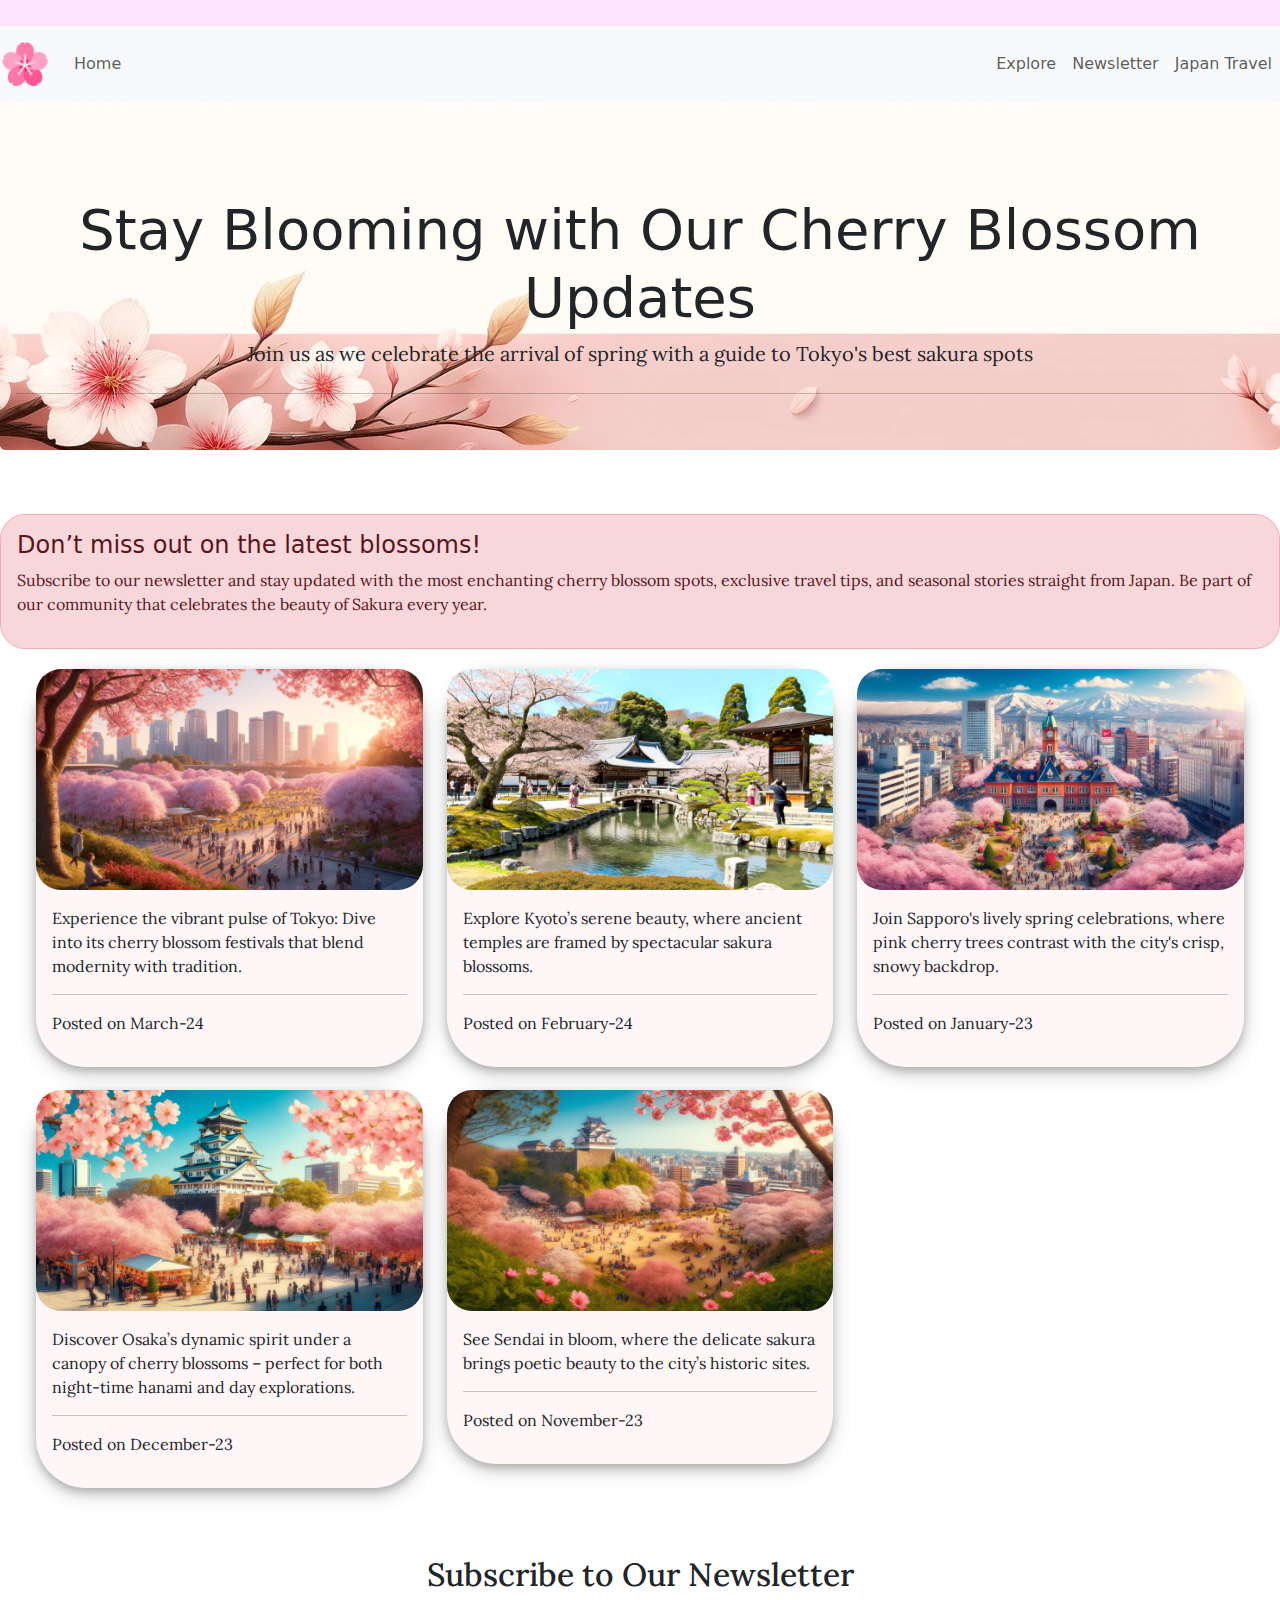
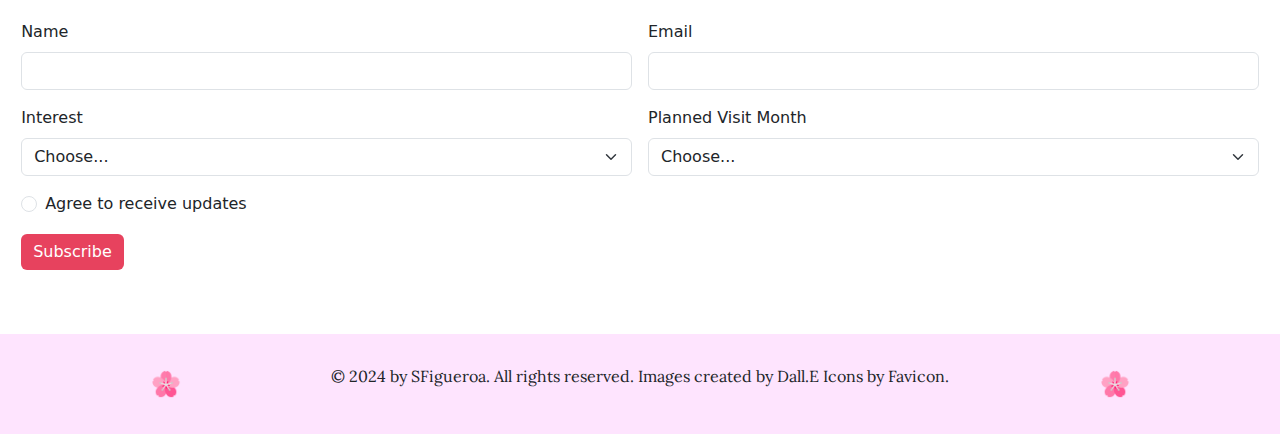
<file: pages/newsletter.html>
<!DOCTYPE html>
<html lang="en">

<head>
    <meta charset="UTF-8">
    <meta name="viewport" content="width=device-width, initial-scale=1">
    <link rel="icon" type="image/png" href="../Images/sakura-pin.png" sizes="32x32">
    <link href='https://fonts.googleapis.com/css?family=Lora' rel='stylesheet'>
    <link href="https://cdn.jsdelivr.net/npm/bootstrap@5.3.3/dist/css/bootstrap.min.css" rel="stylesheet"
        integrity="sha384-QWTKZyjpPEjISv5WaRU9OFeRpok6YctnYmDr5pNlyT2bRjXh0JMhjY6hW+ALEwIH" crossorigin="anonymous">
    <link rel="stylesheet" href="../style/style.css">
    <style>
    
    </style>

    <title>Newsletter</title>
</head>

<body>
    <!-- navbar social media icons -->
    <nav class="navbar navbar-light" style="background-color: #fee4fe;">
        <a class="navbar-brand" href="../index.html">
        </a>
    </nav>
    <!-- navbar logo + with menu and mobile toggle-->
    <nav class="navbar navbar-expand-lg navbar-light bg-light">
        <a class="navbar-brand" href="../index.html"><img src="../Images/sakura-logo.png" height="50px"
                alt="sakura-logo">
        </a>
        <button class="navbar-toggler" type="button" data-bs-toggle="collapse" data-bs-target="#navbarToggler"
            aria-controls="navbarToggler" aria-expanded="false" aria-label="Toggle navigation">
            <span class="navbar-toggler-icon"></span>
        </button>
        <div class="collapse navbar-collapse" id="navbarToggler">
            <ul class="navbar-nav me-auto mb-2 mb-lg-0">
                <li class="nav-item">
                    <a class="nav-link" href="../index.html">Home</a>
                </li>
            </ul>
            <ul class="navbar-nav ms-auto mb-2 mb-lg-0">
                <li class="nav-item">
                    <a class="nav-link" href="./explore.html">Explore</a>
                </li>
                <li class="nav-item">
                    <a class="nav-link" href="./newsletter.html">Newsletter</a>
                </li>
                <li class="nav-item">
                    <a class="nav-link" href="https://www.japan.travel/en/au/experience/cherry-blossoms/"
                        target="_blank">Japan Travel</a>
                </li>
            </ul>
        </div>
    </nav>

        <section>
            <!-- hero section -->
            <div class="jumbotron" id="hero-news"> 
                <h1 class="display-4" style="margin-top: 5%;">Stay Blooming with Our Cherry Blossom Updates</h1>
                <p class="lead">Join us as we celebrate the arrival of spring with a guide to Tokyo's best sakura spots</p>
                <hr class="my-4">
            </div>
        </section>

    <div class="alert alert-danger" role="alert">
        <h4 class="alert-heading">Don’t miss out on the latest blossoms! </h4>
        <p>Subscribe to our newsletter and stay updated with the most enchanting
            cherry blossom spots, exclusive travel tips, and seasonal stories straight from Japan. Be part of our
            community that celebrates the beauty of Sakura every year.</p>
    </div>

    <section>
            <!-- ----Newsletter Section----- -->
            <div class="newsletter">
                <div class="row row-cols-1 row-cols-md-3 g-3">
                    <div class="col">
                        <div class="card">
                            <img src="../Images/tokio-carousel.webp" class="card-img-top" alt="newsletter-tokio">
                            <div class="card-body">
                                <p class="card-text">Experience the vibrant pulse of Tokyo: Dive into its cherry blossom festivals that blend modernity with tradition.</p>
                                <hr>
                                <p>Posted on March-24</p>
                            </div>
                        </div>
                    </div>
                    <div class="col">
                        <div class="card">
                            <img src="../Images/kioto-carousel.webp" class="card-img-top" alt="newsletter-kioto">
                            <div class="card-body">
                                <p class="card-text">Explore Kyoto’s serene beauty, where ancient temples are framed by spectacular sakura blossoms.</p>
                                <hr>
                                <p>Posted on February-24</p>
                            </div>
                        </div>
                    </div>
                    <div class="col">
                        <div class="card">
                            <img src="../Images/sapporo-carousel.webp" class="card-img-top" alt="newsletter-sapporo">
                            <div class="card-body">
                                <p class="card-text">Join Sapporo's lively spring celebrations, where pink cherry trees contrast with the city's crisp, snowy backdrop.</p>
                                <hr>
                                <p>Posted on January-23</p>
                            </div>
                        </div>
                    </div>
                    <div class="col">
                        <div class="card">
                            <img src="../Images/osaka-carousel.webp" class="card-img-top" alt="newsletter-osaka">
                            <div class="card-body">
                                <p class="card-text">Discover Osaka’s dynamic spirit under a canopy of cherry blossoms – perfect for both night-time hanami and day explorations.</p>
                                <hr>
                                <p>Posted on December-23</p>
                            </div>
                        </div>
                    </div>
                    <div class="col">
                        <div class="card">
                            <img src="../Images/sendai-carousel.webp" class="card-img-top" alt="newsletter-sendai">
                            <div class="card-body">
                                <p class="card-text">See Sendai in bloom, where the delicate sakura brings poetic beauty to the city’s historic sites.</p>
                                <hr>
                                <p>Posted on November-23</p>
                            </div>
                        </div>
                    </div>
                </div>
            </div>
        </section>

    <section>
        <!-- Newsletter Subscription Form -->
        <h2>Subscribe to Our Newsletter</h2>
        <div class="container-form">
            <div class="newsletter-form">
                <form class="row g-3">
                    <div class="col-md-6">
                        <label for="newsletterName" class="form-label">Name</label>
                        <input type="text" class="form-control" id="newsletterName">
                    </div>
                    <div class="col-md-6">
                        <label for="newsletterEmail" class="form-label">Email</label>
                        <input type="email" class="form-control" id="newsletterEmail">
                    </div>
                    <div class="col-md-6">
                        <label for="interest" class="form-label">Interest</label>
                        <select id="interest" class="form-select">
                            <option selected>Choose...</option>
                            <option value="Cherry Blossoms">Cherry Blossoms</option>
                            <option value="Cultural Sites">Cultural Sites</option>
                            <option value="Culinary Experiences">Culinary Experiences</option>
                        </select>
                    </div>
                    <div class="col-md-6">
                        <label for="visitMonth" class="form-label">Planned Visit Month</label>
                        <select id="visitMonth" class="form-select">
                            <option selected>Choose...</option>
                            <option value="January">January</option>
                            <option value="February">February</option>
                            <option value="March">March</option>
                            <option value="April">April</option>
                            <option value="May">May</option>
                            <option value="June">June</option>
                            <option value="July">July</option>
                            <option value="August">August</option>
                            <option value="September">September</option>
                            <option value="October">October</option>
                            <option value="November">November</option>
                            <option value="December">December</option>
                        </select>
                    </div>
                    <div class="col-12">
                        <div class="form-check">
                            <input class="form-check-input" type="radio" id="newsletterOptIn">
                            <label class="form-check-label" for="newsletterOptIn">
                                Agree to receive updates
                            </label>
                        </div>
                    </div>
                    <div class="col-12">
                        <button type="submit" class="btn btn-primary">Subscribe</button>
                    </div>
                </form>
            </div>
        </div>
    </section>
    <!-- ---footer---- -->
    <footer>
        <div class="footer-container">
            <img src="../Images/sakura-logo.png" alt="sakura-logo" style="height: 30px;">
            <div id="footer-text">
                <p>© 2024 by SFigueroa. All rights reserved. Images created by Dall.E Icons by Favicon.</p>
            </div>
            <img src="../Images/sakura-logo.png" alt="sakura-logo" style="height: 30px;">
        </div>
    </footer>

    <script src="https://cdn.jsdelivr.net/npm/bootstrap@5.3.3/dist/js/bootstrap.bundle.min.js"
        integrity="sha384-YvpcrYf0tY3lHB60NNkmXc5s9fDVZLESaAA55NDzOxhy9GkcIdslK1eN7N6jIeHz"
        crossorigin="anonymous"></script>
</body>

</html>
</file>
<file: style/style.css>
h2, p{
    font-family: 'Lora';
    
}

/* Adding css for jumbotron for Bootstrap 5.3 */
.jumbotron {
    padding: 2rem 1rem;
    margin-bottom: 2rem ;
    background-image: url(../Images/hero-banner-sakura.webp);
    border-radius: .3rem;
    text-align: center;    
}

.jumbotron h1 {
    margin-top: 12%;
}

.card-stack{
    display: flex;
    justify-content: center;
    margin: auto;
    width: 60%;
    align-items: center;
}

.card-img-top{
    border-radius: 25px;
}

.newsletter{
    display: flex;
    margin: auto;
    width: 95%;
    flex-wrap: wrap;
    justify-content: space-evenly;
    
}

.card{
    background-color: rgb(255, 246, 247);
    border: none;
    border-radius: 50px;
    transition-property: background-color;
    transition-duration: 4s;
    box-shadow: 0 4px 8px 0 rgba(0, 0, 0, 0.2), 0 6px 20px 0 rgba(0, 0, 0, 0.19);
    /* box-shadow: [horizontal offset] [vertical offset] [blur radius] [optional spread radius] [color]; */
}

.card:hover{
    background-color: rgb(248, 151, 183);
}

.newsletter .card{
    margin: 1%;
}

.home-table th, .home-table td{
    border: none; 
    text-align: center;
}

.table-responsive{
    display: flex;
    margin: auto;
    width: 80%;
    justify-content: center;
}

.home-table thead th {
    height: 60px; 
    vertical-align: middle; 
    background-color: rgb(255, 247, 252);  
    padding: 10px 15px; 
}

.home-table {
    width: 40%;
    border: 1px solid rgb(229, 136, 214);
    border-collapse: separate;
    border-radius: 25px;
    margin-right: 1%;
    box-shadow: 0 4px 8px rgba(0,0,0,0.1);
    /* fix the visible corner of the table after appling radius */
    overflow: hidden; 

}

#sakura-gif {
    object-fit: cover;
    height: 95%;
    border-radius: 25px;
    box-shadow: 0 4px 8px rgba(0,0,0,0.1);
    /* fix the visible corner of the table after appling radius */
    overflow: hidden; 
}


section{
    margin-bottom: 5%;
}

h2{

    text-align: center;
    margin-bottom: 2%;
}

/* improving caption readability */
.carousel-caption {
    background-color: rgba(0, 0, 0, 0.5); 
    color: #fff; 
    padding: 10px; 
    border-radius: 25px; 
}

.carousel-inner img{
    border-radius: 25px;
}

/* carousel arrows beside image */
.carousel-control-prev {
    left: calc(10% - 30px); 
}    
.carousel-control-next {
    right: calc(10% - 30px); 
}

.carousel-control-next-icon, .carousel-control-prev-icon {
    background-color: rgb(219, 56, 192);
    border-radius: 90px;
}

.container-form{
    display: flex;
    width: 100%;    
    justify-content: center;
}

.map-container{
    display: flex;
    justify-content: center;
    padding: 2%;
}

.map{
    width: 100%;
    overflow:hidden;
    padding-bottom:56.25%;
    position:relative;
    height: 0;
}

.map iframe{
    position: absolute;
    top: 0;
    margin: auto;
    width:100%;
    height: 100%;
}

.footer-container {
    display: flex;
    background-color:rgb(254, 228, 254);
    justify-content: space-evenly;
    align-items: center;    
    padding: 10px 20px;  
}

#footer-text{
    padding: 20px;
    align-items: center;            
    justify-content: center;
    text-align: center;
}


.btn-primary{
    background-color: rgb(231, 66, 94);
    border: #e9ecef;
}

#cat-animation{
    transition-duration: 2s;
    padding-left: 5%;
}

#cat-animation:hover{
    transform: translate(200px);
}  

.animation-explore{
    display: flex;
    margin: auto;
    width:100%;
    justify-content: space-around;    
}

.alert{
    border-radius: 25px;
    
}

#hero-news{
    background-image: url(../Images/newsletter-hero.webp);
    background-position: top; 
    background-repeat: no-repeat;
}

/* ___________Responsiviness_________________ */

@media only screen and (max-width: 890px) {

    .table-responsive {
        flex-direction: column;
        width: 100%; 
        padding: 0 10px; 
    }

    .home-table {
        width: 100%; 
        border-radius: 10px; 
    }
    #sakura-gif {
        display: none;
    }

    .container-form{
        display: flex;
        flex-direction: column;
        width: 90%;
        justify-content: center;
    }
    
    .contact-form, .newsletter-form{
        width: 80%;
        margin: 2% auto;
    }

    .navbar-nav .nav-item {
        text-align: right; 
        padding-right: 15px;
    }

    .jumbotron {
        background-image: url(../Images/hero-mobile.webp);
        background-size: cover;
    }

    #hero-news{
        background-image: url(../Images/mobile-newsletter-hero.png);
    }

}
</file>
